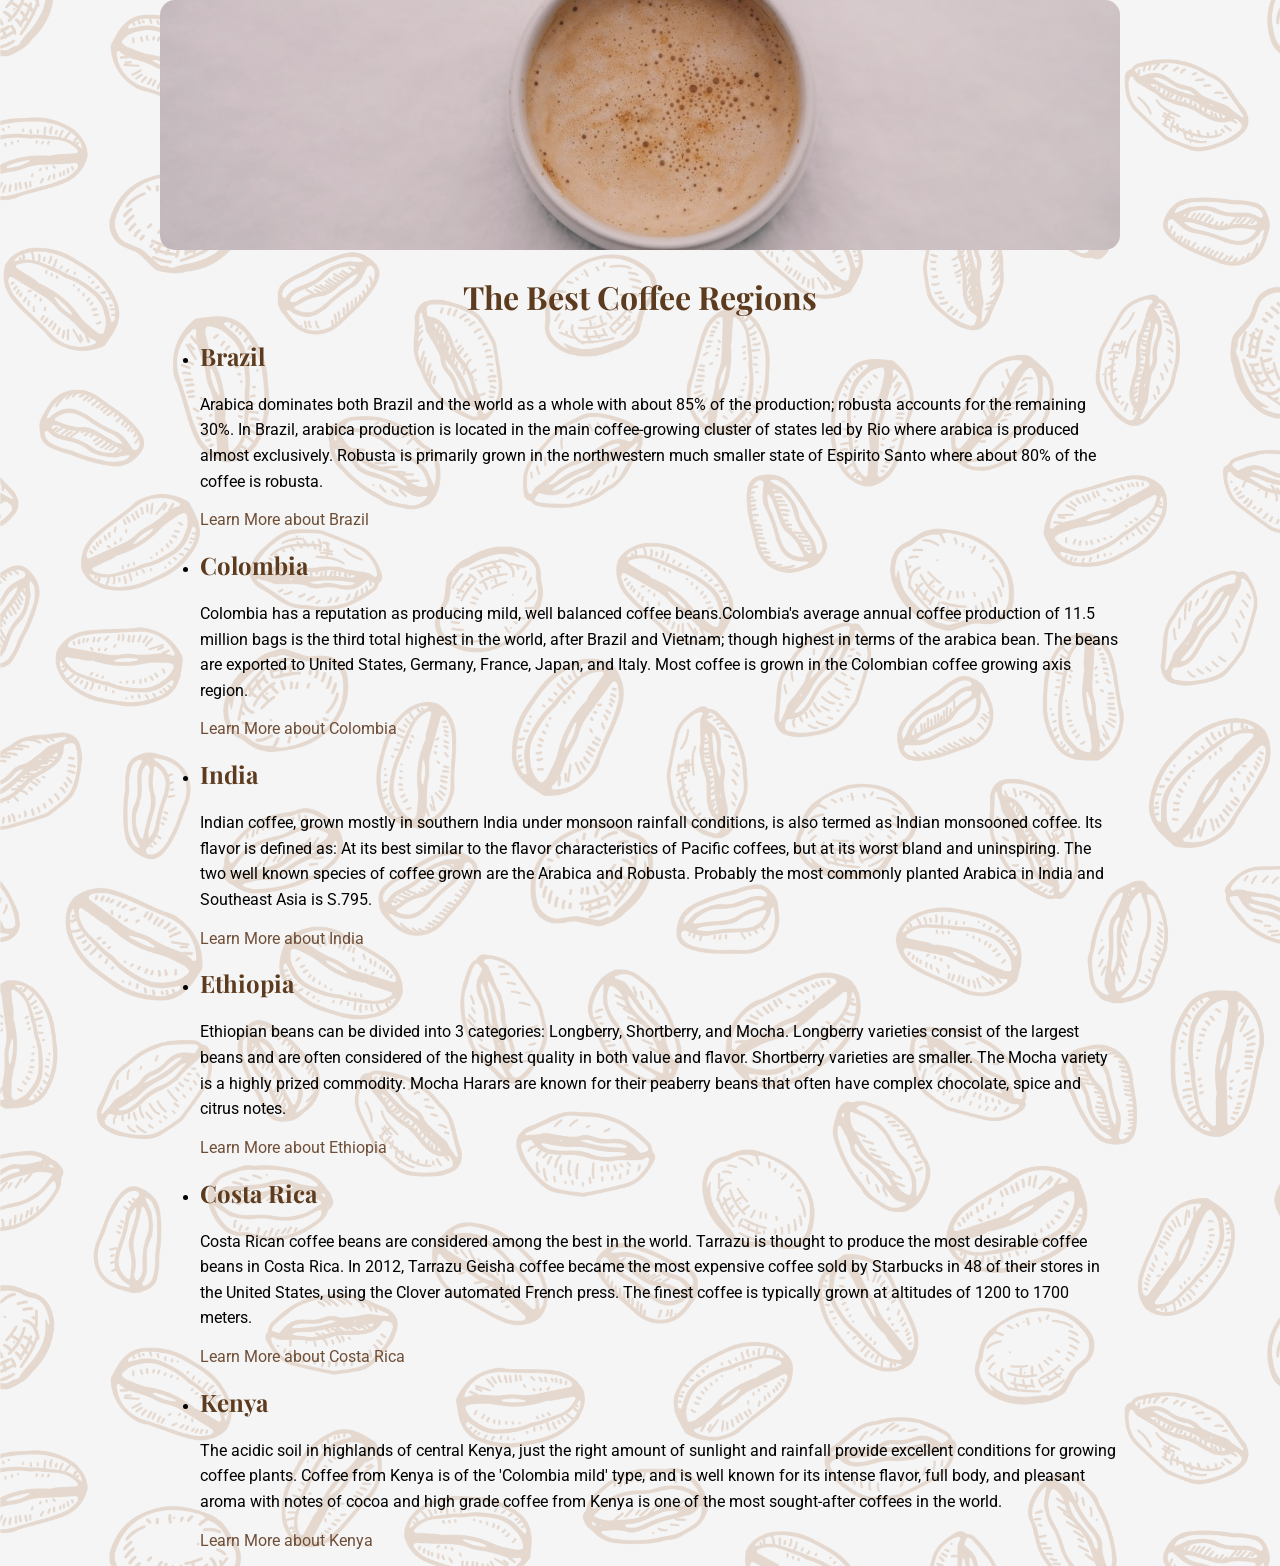
<file: FS_66_SecondProject/src/index.html>
<!DOCTYPE html>
<html lang="en">
<head>
    <meta charset="UTF-8">
    <meta name="viewport" content="width=device-width, initial-scale=1.0">
    <title>Coffee</title>
    <link rel="shortcut icon" href="../img/Image20260629105257.png">
    <link rel="stylesheet" href="../css/style.css">
</head>
<body>
<div class="header">
    <img src="../img/Image20260629105248.jpg" alt="Coffee">
    <h1>The Best Coffee Regions</h1>
</div>
<div class="main">
    <ul>
        <li>
            <h2>Brazil</h2>
            <p>Arabica dominates both Brazil and the world as a whole with about 85% of the production; robusta accounts for the remaining 30%. In Brazil, arabica production is located in the main coffee-growing cluster of states led by Rio where arabica is
                produced almost exclusively. Robusta is primarily grown in the northwestern much smaller state of Espirito Santo where about 80% of the coffee is robusta.
            </p>
            <a href="https://en.wikipedia.org/wiki/Brazil" target="_blank">
                Learn More about Brazil
            </a>
        </li>
        <li>
            <h2>Colombia</h2>
            <p>Colombia has a reputation as producing mild, well balanced coffee beans.Colombia's average annual coffee production of 11.5 million bags is the third total highest in the world, after Brazil and Vietnam; though highest in terms of the arabica
                bean. The beans are exported to United States, Germany, France, Japan, and Italy. Most coffee is grown in the Colombian coffee growing axis region.
            </p>
            <a href="https://en.wikipedia.org/wiki/Colombia" target="_blank">
                Learn More about Colombia
            </a>
        </li>
        <li>
            <h2>India</h2>
            <p>Indian coffee, grown mostly in southern India under monsoon rainfall conditions, is also termed as Indian monsooned coffee. Its flavor is defined as: At its best similar to the flavor characteristics of Pacific coffees, but at its worst bland and uninspiring. The two well known species of coffee grown are the Arabica and Robusta. Probably the most commonly planted Arabica in India and Southeast Asia is S.795.</p>
            <a href="https://en.wikipedia.org/wiki/India" target="_blank">
                Learn More about India
            </a>
        </li>
        <li>
            <h2>Ethiopia</h2>
            <p>Ethiopian beans can be divided into 3 categories: Longberry, Shortberry, and Mocha. Longberry varieties consist of the largest beans and are often considered of the highest quality in both value and flavor. Shortberry varieties are smaller. The Mocha variety is a highly prized commodity. Mocha Harars are known for their peaberry beans that often have complex chocolate, spice and citrus notes.</p>
            <a href="https://en.wikipedia.org/wiki/Ethiopia" target="_blank">
                Learn More about Ethiopia
            </a>
        </li>
        <li>
            <h2>Costa Rica</h2>
            <p>Costa Rican coffee beans are considered among the best in the world. Tarrazu is thought to produce the most desirable coffee beans in Costa Rica. In 2012, Tarrazu Geisha coffee became the most expensive coffee sold by Starbucks in 48 of their stores in the United States, using the Clover automated French press. The finest coffee is typically grown at altitudes of 1200 to 1700 meters.</p>
            <a href="https://en.wikipedia.org/wiki/Costa Rica" target="_blank">
                Learn More about Costa Rica
            </a>
        </li>
        <li>
            <h2>Kenya</h2>
            <p>The acidic soil in highlands of central Kenya, just the right amount of sunlight and rainfall provide excellent conditions for growing coffee plants. Coffee from Kenya is of the 'Colombia mild' type, and is well known for its intense flavor, full body, and pleasant aroma with notes of cocoa and high grade coffee from Kenya is one of the most sought-after coffees in the world.
            </p>
            <a href="https://en.wikipedia.org/wiki/Kenya" target="_blank">
                Learn More about Kenya
            </a>
        </li>
    </ul>
</div>
</body>
</html>
</file>
<file: FS_66_SecondProject/css/style.css>
@import url('https://fonts.googleapis.com/css2?family=Playfair+Display:wght@600;700&family=Roboto:wght@400;500&display=swap');

body {
    width: 75%;
    margin: auto;

    font-family: 'Roboto', sans-serif;

    background-color: whitesmoke;
    background-image: url("../img/coffee_bean.png");
    background-repeat: repeat;
}

.header {
    text-align: center;
}

.header img {
    width: 100%;
    height: 250px;
    object-fit: cover;
    border-radius: 15px;
}

.main {
    width: 100%;
}

h1, h2 {
    font-family: 'Playfair Display', serif;
    color: #5C3B1E;
}

p {
    line-height: 1.6;
}

a {
    color: #6F4E37;
    text-decoration: none;
}
</file>
